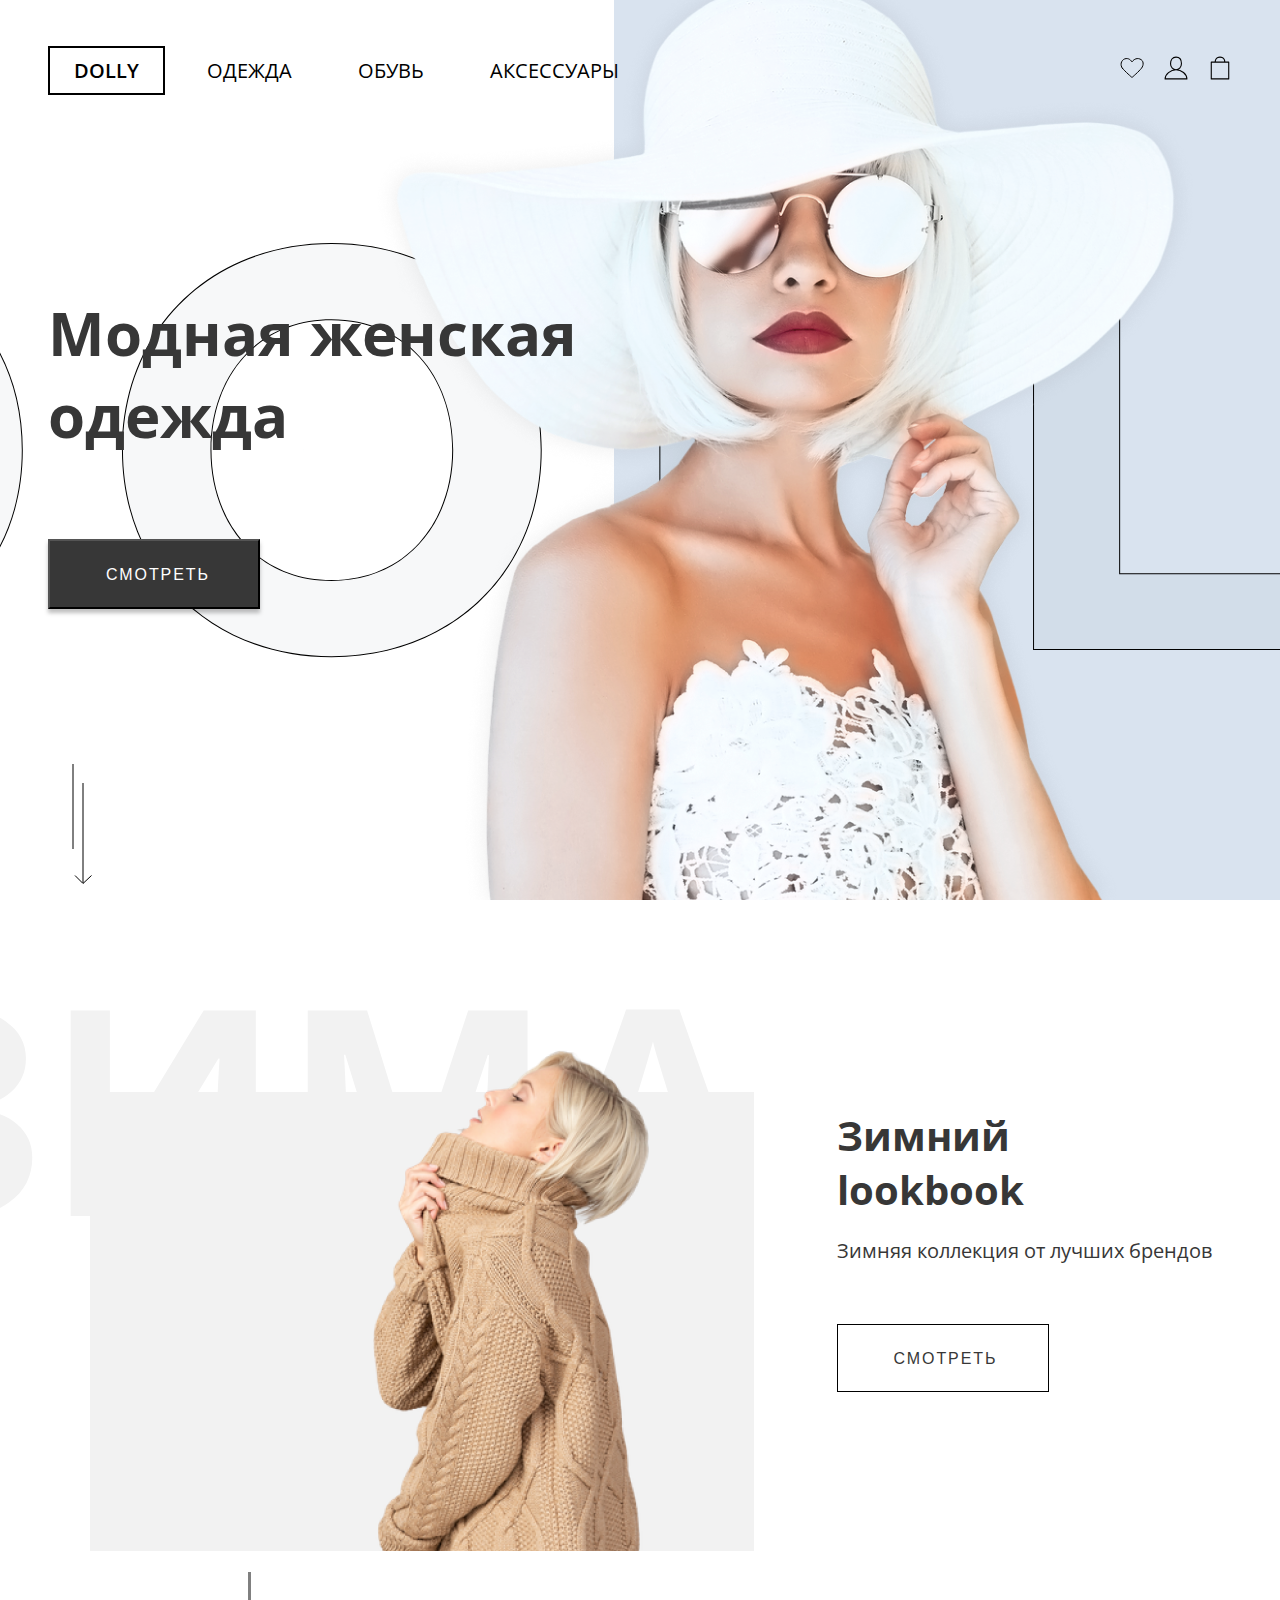
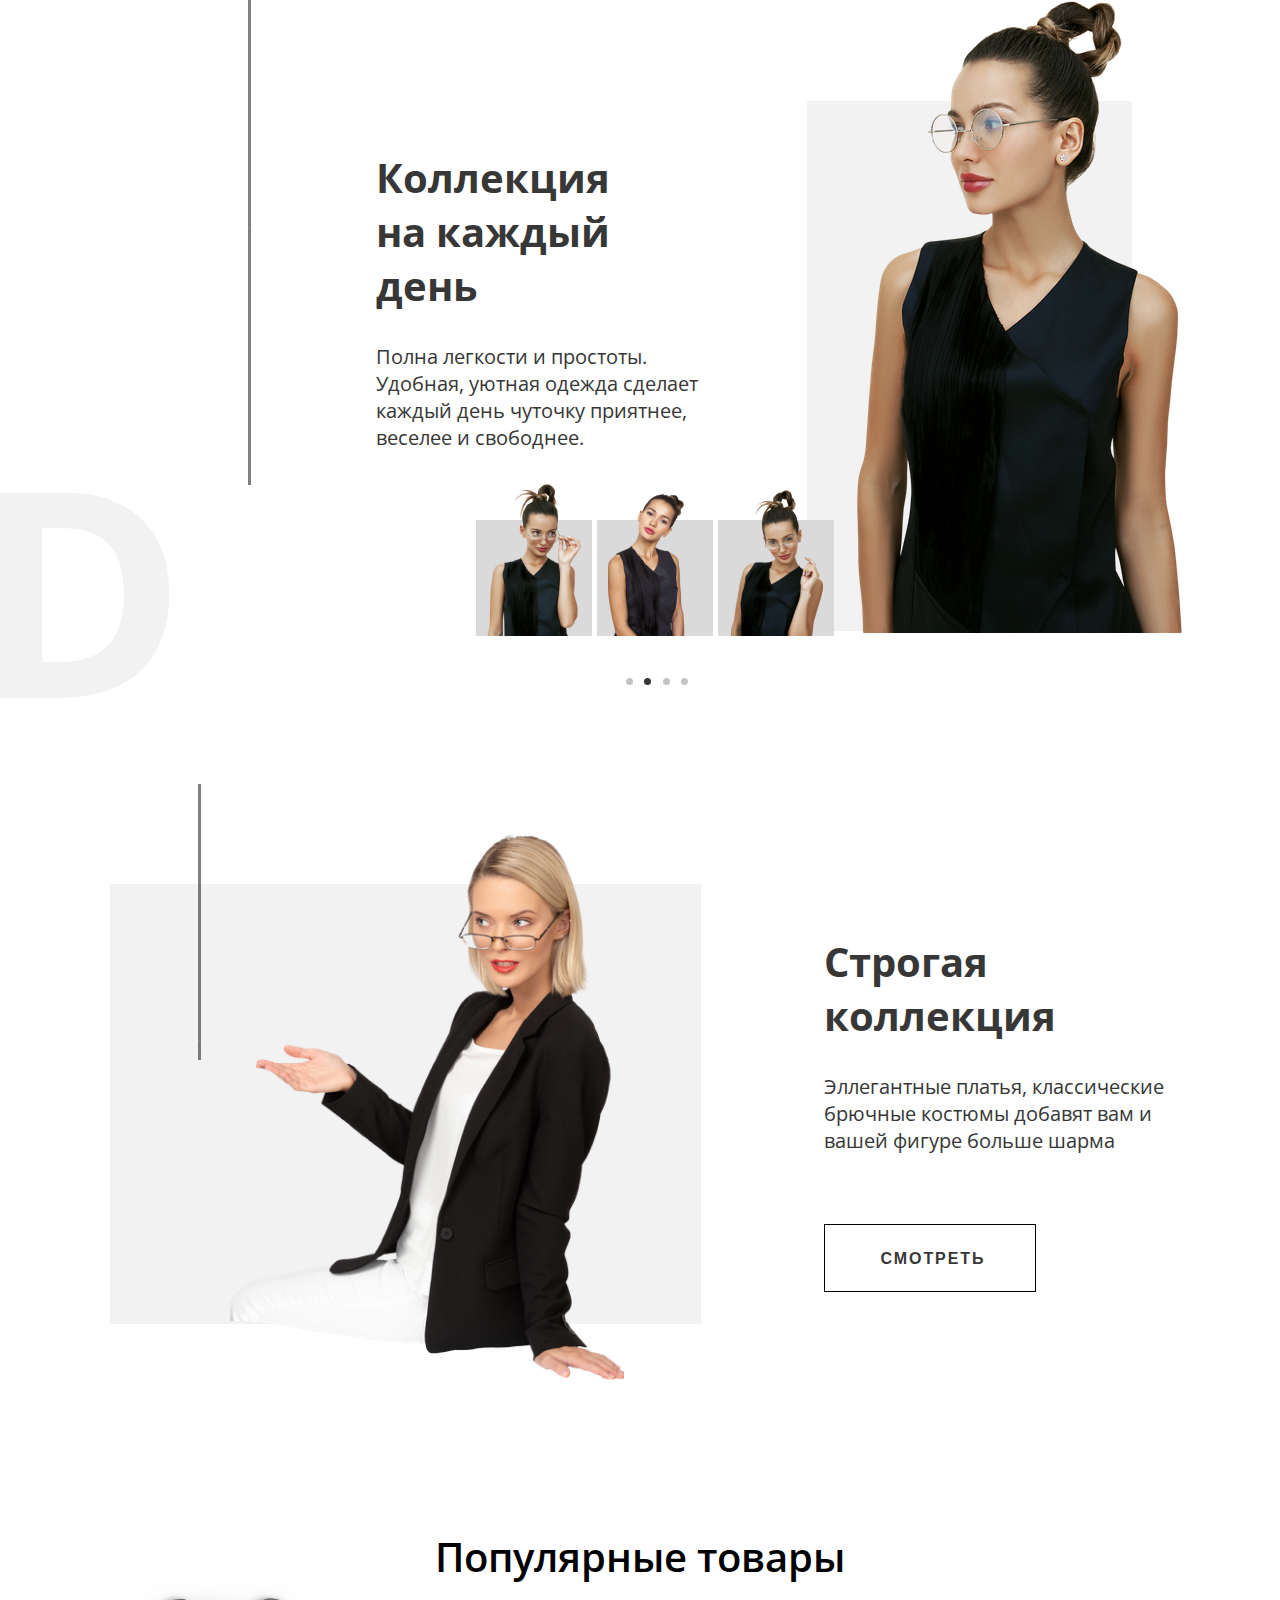
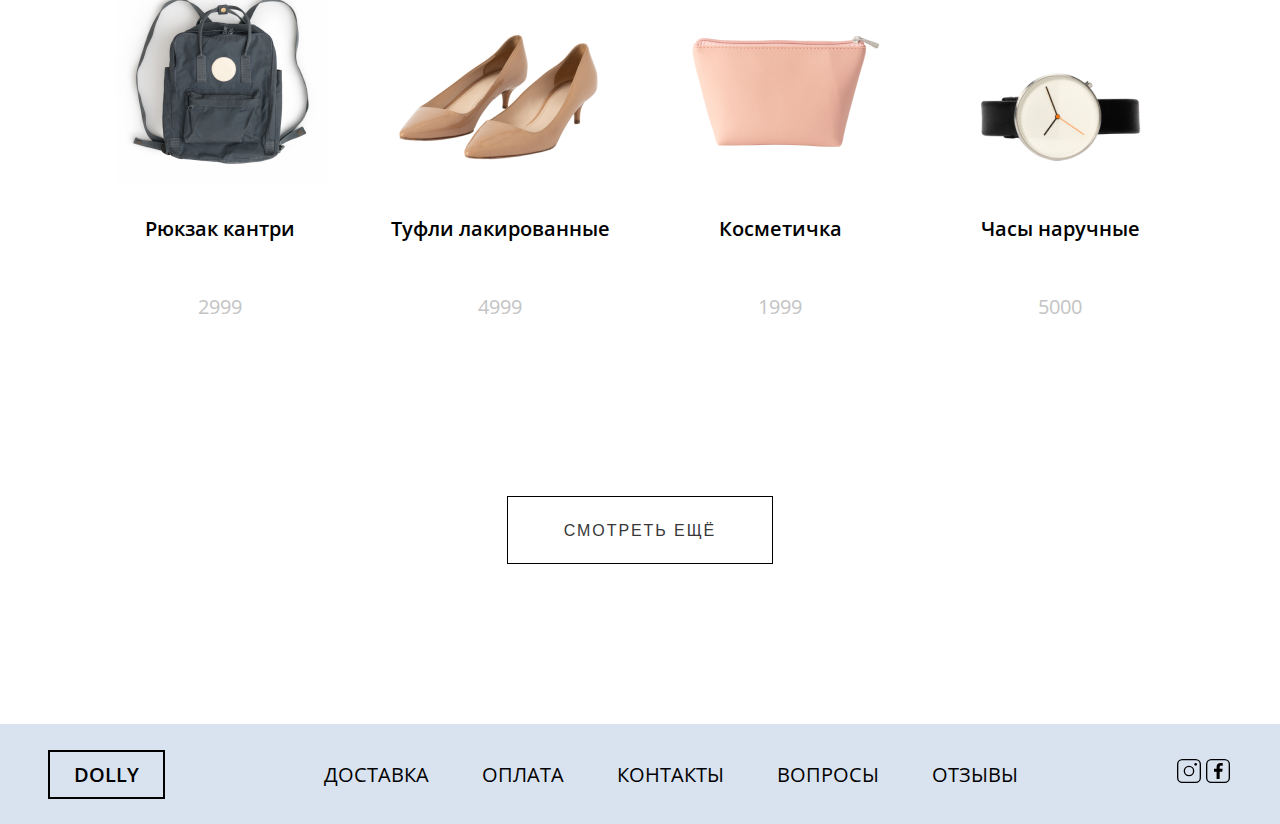
<file: index.html>
<!DOCTYPE html>
<html lang="ru">

<head>
  <meta charset="UTF-8">
  <meta name="viewport" content="width=device-width, initial-scale=1.0">
  <title>Модная женская одежда</title>
  <base href="https://maxpodivilov.github.io/clothing-shop/">
  <link rel="preconnect" href="https://fonts.googleapis.com">
  <link rel="preconnect" href="https://fonts.gstatic.com" crossorigin>
  <link href="https://fonts.googleapis.com/css2?family=Open+Sans&display=swap" rel="stylesheet">
  <style>
    * {
      box-sizing: border-box;
    }
    h1,
    h2,
    h3,
    h4,
    h5,
    h6 {
    color: inherit;
    font-size: 1em;
    line-height: inherit;
    margin: 0;
    padding: 0;
    vertical-align: baseline;
    }

    html {
      font-family: 'Open Sans', sans-serif;
      font-size: 20px;
    }

    body {
      margin: 0;
      padding: 0;
    }

    .content {
      width: 1184px;
      min-height: 100vh;
      margin: 0 auto;
      position: relative;
    }

    .header {
      display: flex;
      width: 1184px;
      height: 41px;
      margin-top: 50px;
      align-items: center;
      justify-content: space-between;
      position: absolute;
      z-index: 3;
    }

    .navigation {
      height: 100%;
    }

    .profile {
      height: 100%;
    }

    .link-list {
      list-style-type: none;
      margin: 0;
      padding: 0;
      display: flex;
      height: 100%;
      align-items: center;
      gap: 18px;
    }

    .icon-list {
      list-style-type: none;
      margin: 0;
      padding: 0;
      display: flex;
      height: 100%;
      align-items: center;
      gap: 20px;
    }

    .link {
      text-transform: uppercase;
      padding: 9px 24px;
      text-decoration: none;
      color: inherit;
    }

    .icon {
      width: 24px;
      height: 24px;
      display: inline-block;
    }
    .icon:hover,
    .icon:focus-visible {
      transform: scale(1.2);
    }

    .link:hover,
    .link:focus-visible {
      outline: none;
      text-decoration: underline;
    }

    .logo {
      font-weight: 600;
      border: 2px solid #000000;
      padding: 9px 24px;
    }

    .logo:hover,
    .logo:focus-visible {
      text-decoration: none;
      background-color: rgba(0, 0, 0, 0.1);
    }
    .button:hover,
    .button:focus-visible {
      text-decoration: none;
      background-color: rgba(105, 86, 86, 0.488);
      cursor: pointer;
    }
    .page {
      position: relative;
      width: 100%;
      height: 100vh;
      
    }
    .background {
      position: absolute;
      display: flex;
      align-items: center;
      justify-content: center;
      width: 100vw;
      height: 100%;
      top: 0;
      left: 50%;
      transform: translateX(-50%);      
      background:linear-gradient(90deg, transparent 0%, transparent 48%, #D9E3EF 48%, #D9E3EF 100%);
    }
    .body {
      width: 100%;
      height: 100%;
      z-index: 1;
      position: relative;
      background-image: url(assets/face.png) ;
      background-repeat: no-repeat;
      background-position: bottom -25px left 230px;
      display: flex;
      align-items: center;
    }
    .zag {
      position: absolute;
      width: 529px;
      font-weight: 700;
      font-size: 60px;
      line-height: 82px;
      color: #373737;
      display: flex;
      flex-direction: column;
      align-items: flex-start;
      row-gap: 60px;
      
    }
    .button {
      width: 212px;
      background: #373737;
      box-shadow: 0px 4px 4px rgba(0, 0, 0, 0.25);
      font-size: 16px;
      line-height: 22px;
      letter-spacing: 0.12em;
      color: #FFFFFF;
      padding: 23px 56px 21px 56px;
      text-transform: uppercase;
    }
    .strelki {
      position: absolute;
      bottom: 0px;
      z-index: 5;
    }
    .winter {
      position: absolute;
      display: flex;
      align-items: center;
      justify-content: left;
      width: 100%;
      height: 25%;
      transform: translateX(-15%); 
    }
    .bodywin{
      width: 100%;
      height: 80%;
      z-index: 1;
      position: relative;
      display: flex;
      align-items: center;
      justify-content: space-around;
      

    }
    .zagwinter{
      position: relative;
      width: 354px;
      font-weight: 600;
      font-size: 40px;
      line-height: 54px;
      color: #373737;
      display: flex;
      flex-direction: column;
      row-gap: 20px;  
      margin-bottom: 100px;  
    }
    .coll{
      width: 378px;
      font-weight: 400;
      font-size: 20px;
      line-height: 27px;
    
    }
    .win {
      margin-top: 40px;
      color: #373737;
      background: white;
      box-shadow: none;
      border: 1px solid #000000 ;
    }
    .page-win {
      position: relative;
      width: 100%;
      margin-top: 150px;
    }
    .block3{
      position: relative ;
      display: flex;
      justify-content: right;
    }
    .pal {
      position: absolute;
      width: 3px;
      height: 513px;
      background-image: url(assets/Vector2.svg);
      left: 200px;
      bottom: 200px;
      z-index: 2;
    }
    .d {
      position: absolute;
      background-image: url(assets/D.svg);
      background-repeat: no-repeat;
      width: 214px;
      height: 393px;
      left: -50px;
      bottom: -200px;
    }
    .zagblock3{
      position: relative;
      width: 331px;
      display: flex;
      flex-direction: column;
      font-weight: 600;
      font-size: 40px;
      line-height: 54px;
      color: #373737;
      row-gap: 30px;
      margin-top: 50px;
      margin-right: 100px;
    }
    .opblock3{
      font-weight: 400;
      font-size: 20px;
      line-height: 27px;
      color: #373737;

    }
    .face3 {
      position: relative;
      top: -100px;
      left: 50px; 
        }
    .fon3 {
      background-color: #F2F2F2;
      margin-right: 100px;
      height: 530px;
    }
    .block4 {
      position: relative;
      display: flex;
      justify-content: space-around;
      margin-top: 100px;
      
    }
    .zagblock4 {
      width: 347px;
      display: flex;
      flex-direction: column;
      align-items: flex-start;
      row-gap: 30px;
      font-weight: 600;
font-size: 40px;
line-height: 54px;
color: #373737;
margin-top: 100px;
    }
    .opblock4{
      font-weight: 400;
font-size: 20px;
line-height: 27px;
color: #373737;
    }
    .last {
      font-weight: 600;
font-size: 16px;
line-height: 22px;
letter-spacing: 0.12em;
    }
    .name{
    text-align: center;
    font-weight: 600;
    font-size: 40px;
    line-height: 54px;
    margin-left: auto;
    margin-right: auto;
    }
    .mag {
      display: flex;
      justify-content: center;
      column-gap: 60px;
    }
    .box {
      display: flex;
      flex-direction: column;
      align-items: center;
      row-gap: 11px;
    }
    .text {
      font-weight: 600;
      font-size: 20px;
      line-height: 27px;
      color: #000000;
    }
    .price {
      font-weight: 400;
      font-size: 20px;
      line-height: 27px;
      color: #C4C4C4;
    }
    .sale {
      width:fit-content;
    }
    .else {
      white-space: nowrap;
      text-align: center;
      margin: 0% auto;
      margin-top: 75px;
      width: auto;
      display: flex;
      margin-bottom: 160px;
    }
    .footer {
      position: relative;
      background: #D9E3EF;
    }
    .back {
      margin-left: 130px;
    }
    .fof {
     column-gap: 5px;
    }
  
    .ogr {
      display: flex;
      align-items: center;
      width: 1184px;
      min-height: 100px;
      margin: 0 auto;
    }
    .karus {
      position: relative;
      display: flex;
      column-gap: 5px;
      margin-left: 100px;
    }
    .spisok {
      width: 62px;
      margin-left: 250px; 
    }
    .pal-two {
      position: absolute;
      width: 3px;
      height: 276px;
      background-image: url(assets/Vector2.svg);
      left: 150px;
      bottom: 320px;
      z-index: 2;
    }
    .sale { visibility: hidden; }
   .box:hover .sale {
    visibility: visible;
    transition-delay: 0,5ms;
   }
  </style>
</head>

<body> 
  <main class="content">
    <header class="header">
      <nav class="navigation">
        <ul class="link-list">
          <h1><a href="index" class="link logo">Dolly</a></h1>
          <li><a href="katalog" class="link">Одежда</a></li>
          <li><a href="katalog" class="link">Обувь</a></li>
          <li><a href="katalog" class="link">Аксессуары</a></li>
        </ul>
      </nav>
      <div class="profile">
        <ul class="icon-list">
          <li><a href="#" class="icon"><img width="24" height="24" src="assets/heart.svg" /></a></li>
          <li><a href="#" class="icon"><img width="24" height="24" src="assets/profile.svg" /></a></li>
          <li><a href="#" class="icon"><img width="24" height="24" src="assets/bag.svg" /></a></li>
        </ul>
      </div>
    </header>
    <div class="page">
      <div class="background">
        <img src="assets/dolly.svg" alt="">
      </div>
      <div class="body">
        <div class="zag"><h2>Модная женская одежда</h2>
          <form action="katalog">
          <button class="link button" href="katalog">Смотреть</button>
          </form>
        </div>
      </div>
      <a class="link strelki" href="#block3"><img src="assets/strelka.svg" alt=""></a>
    </div>
    <div class="page-win">
      <div class="winter">
        <img src="assets/winter.svg" alt="">
      </div>
      <div class="bodywin">
        <img class="face2" src="assets/face2.png" alt="">
        <div class="zagwinter"><h3>Зимний lookbook</h3>
          <div class="coll">Зимняя коллекция от лучших брендов</div>
            <form action="katalog">
            <button class="link button win" href="katalog">Смотреть</button>
            </form>
        </div>
      </div>
    </div>
    <div class="page-win">
      <div class="block3" id="block3">
        <div class="pal"></div>
        <div class="d"></div>
        <div class="zagblock3"><h3>Коллекция<br>
          на каждый день</h3>
          <div class="opblock3">Полна легкости и простоты.
            Удобная, уютная одежда сделает
            каждый день чуточку приятнее,
            веселее и свободнее.</div>
          <div class="karus">
            <div class="foto"><img src="assets/1face.png"> </div>
            <div class="foto"><img src="assets/2face.png"> </div>
            <div class="foto"><img src="assets/3face.png"> </div>
          </div>
          <img src="assets/spisok.svg" class="spisok">
        </div>
        <div class="fon3"><img class="face3" src="assets/face3.png"></div>
      </div>
    </div>
    <div class="page-win">
      <div class="block4">
        <img class="face4" src="assets/face4.png">
        <div class="pal-two"></div>
        <div class="zagblock4"><h3>Строгая 
          коллекция</h3>
          <div class="opblock4">Эллегантные платья, классические 
            брючные костюмы добавят вам
            и вашей фигуре больше шарма</div>
          <form action="katalog">
          <button class="link button win last" href="katalog" >Смотреть</button>
          </form>
        </div>
      </div>
    </div>
    <div class="page-win"> 
      <h3 class="name">Популярные товары</h3>
      <div class="mag">
        <div class="box">
          <img src="assets/1.jpg">
          <p class="text">Рюкзак кантри</p>
          <p class="price">2999</p>
          <form action="shop">
            <button class="button link sale" href="shop">Купить</button>
            </form>
        </div>
        <div class="box">
          <img src="assets/2.jpg">
          <p class="text">Туфли лакированные</p>
          <p class="price">4999</p>
          <form action="shop">
            <button class="button link sale" href="shop">Купить</button>
            </form>
        </div>
        <div class="box">
          <img src="assets/3.jpg">
          <p class="text">Косметичка</p>
          <p class="price">1999</p>
          <form action="shop">
          <button class="button link sale" href="shop">Купить</button>
          </form>
        </div>
        <div class="box">
          <img src="assets/4.jpg">
          <p class="text">Часы наручные</p>
          <p class="price">5000</p>
          <form action="shop">
            <button class="button link sale" href="shop">Купить</button>
            </form>
        </div>
      </div>
      <form action="katalog">
      <button class="button win else" href="katalog">Смотреть ещё</button>
      </form>
    </div>
  </main>
  <footer class="footer">
    <nav class="navigation ogr">
      <ul class="link-list fof">
        <li><a href="index" class="link logo">Dolly</a></li>
        <li><a href="#" class="link back">Доставка</a></li>
        <li><a href="#" class="link">Оплата</a></li>
        <li><a href="#" class="link">Контакты</a></li>
        <li><a href="#" class="link">Вопросы</a></li>
        <li><a href="#" class="link">Отзывы</a></li>
        <li><a href="#" class="icon back"><img width="24" height="24" src="assets/insta.svg" /></a></li>
        <li><a href="#" class="icon"><img width="24" height="24" src="assets/facebook.svg" /></a></li>
      </ul>
    </div>
  </footer>
</body>

</html>
</file>
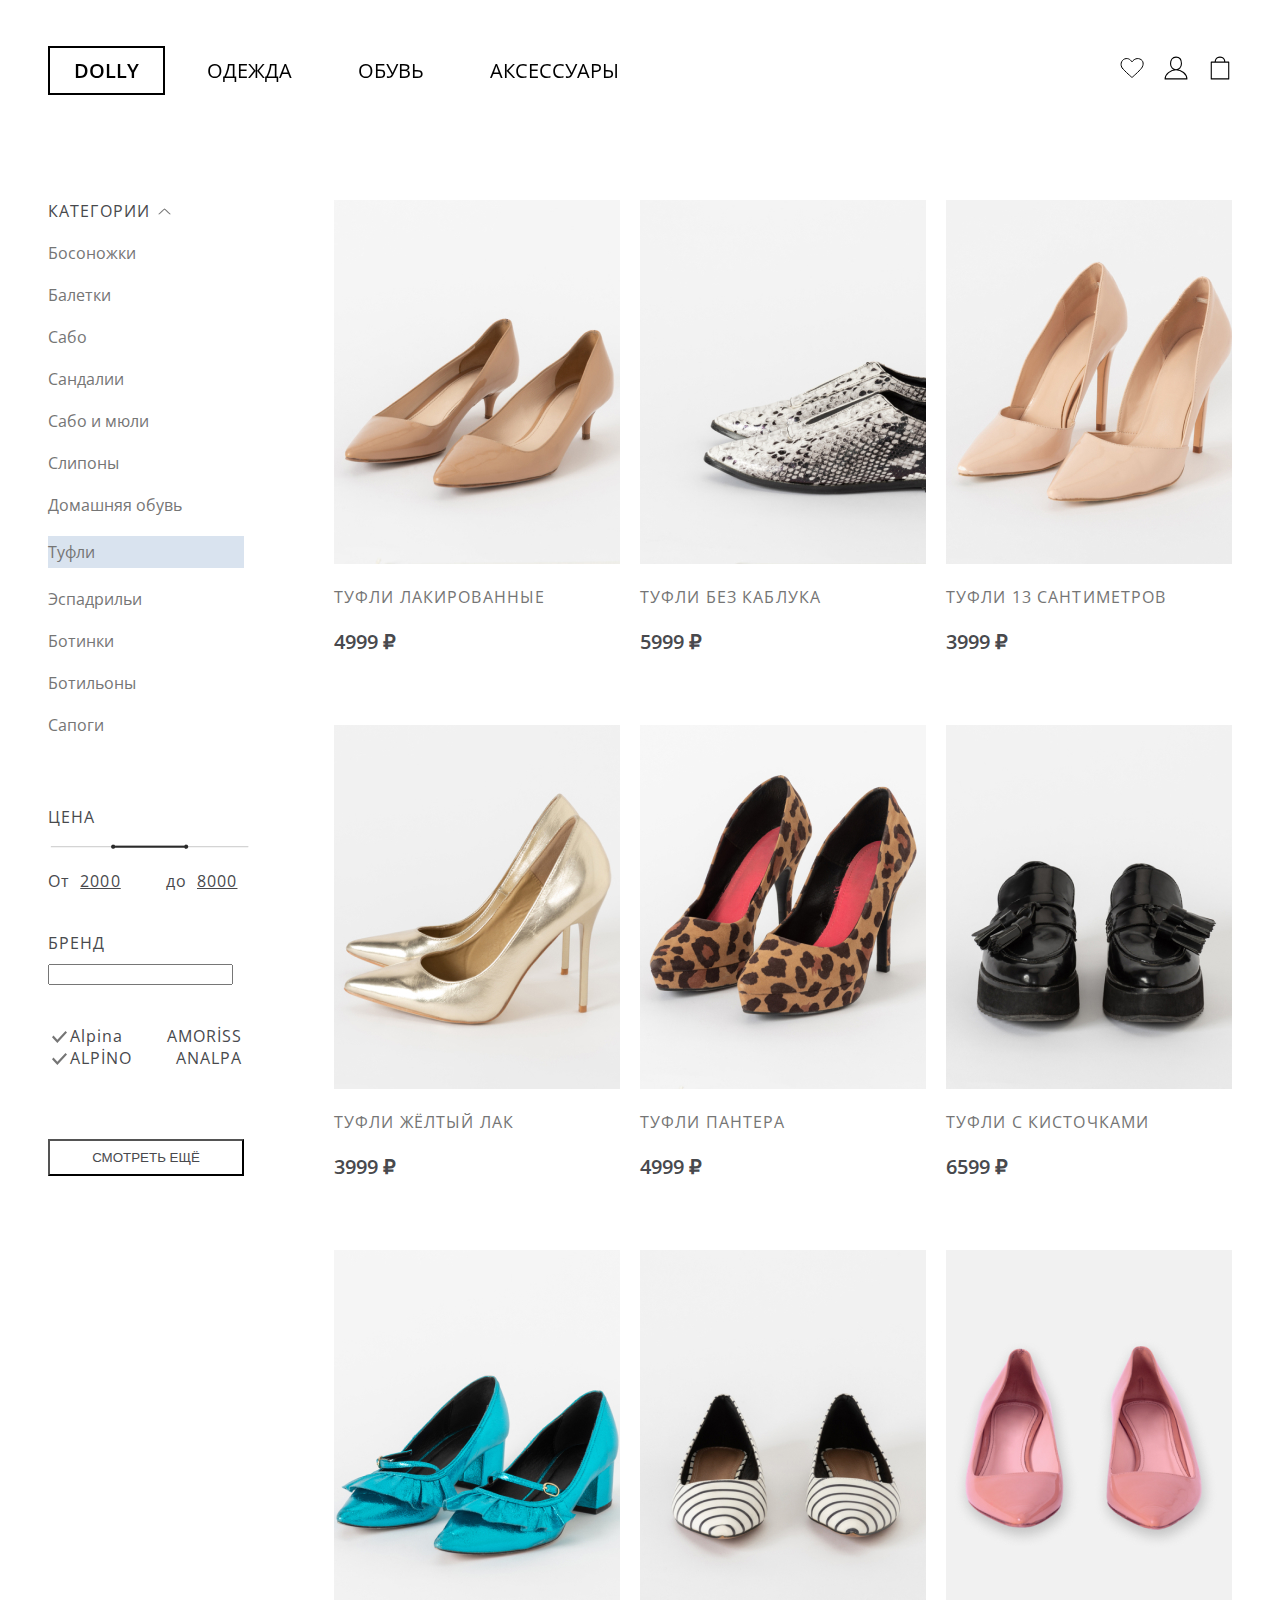
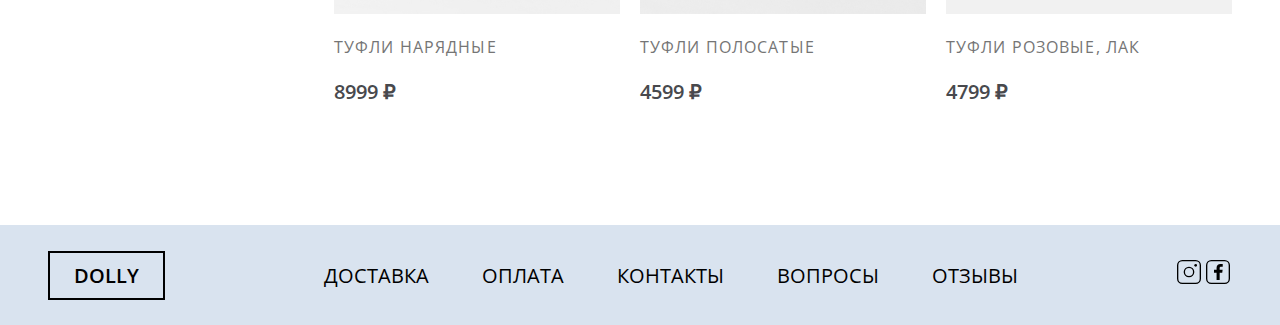
<file: page2.html>
<!DOCTYPE html>
<html lang="ru">

<head>
  <meta charset="UTF-8">
  <meta name="viewport" content="width=device-width, initial-scale=1.0">
  <title>Модная женская одежда</title>
  <link rel="preconnect" href="https://fonts.googleapis.com">
  <link rel="preconnect" href="https://fonts.gstatic.com" crossorigin>
  <link href="https://fonts.googleapis.com/css2?family=Open+Sans&display=swap" rel="stylesheet">
  <style>
    * {
      box-sizing: border-box;
    }

    html {
      font-family: 'Open Sans', sans-serif;
      font-size: 20px;
    }

    body {
      margin: 0;
      padding: 0;
    }

    .content {
      width: 1184px;
      min-height: 100vh;
      margin: 0 auto;
      position: relative;
    }

    .header {
      display: flex;
      width: 1184px;
      height: 41px;
      margin-top: 50px;
      align-items: center;
      justify-content: space-between;
      position: fixed;
      z-index: 3;
    }

    .navigation {
      height: 100%;
    }

    .profile {
      height: 100%;
    }

    .link-list {
      list-style-type: none;
      margin: 0;
      padding: 0;
      display: flex;
      height: 100%;
      align-items: center;
      gap: 18px;
    }

    .icon-list {
      list-style-type: none;
      margin: 0;
      padding: 0;
      display: flex;
      height: 100%;
      align-items: center;
      gap: 20px;
    }

    .link {
      font-weight: 0.8rem;
      text-transform: uppercase;
      padding: 9px 24px;
      text-decoration: none;
      color: inherit;
    }

    .icon {
      width: 24px;
      height: 24px;
      display: inline-block;
    }
    .icon:hover,
    .icon:focus-visible {
      transform: scale(1.2);
    }

    .link:hover,
    .link:focus-visible {
      outline: none;
      text-decoration: underline;
    }

    .logo {
      font-weight: 600;
      border: 2px solid #000000;
      padding: 9px 24px;
    }

    .logo:hover,
    .logo:focus-visible {
      text-decoration: none;
      background-color: rgba(0, 0, 0, 0.1);
    }
    .page {
      position: relative;
      width: 100%;
      height: 100%;
      padding-top: 200px;
      display: flex;
    }
    .katalog {
        position: relative;
        background-image: url(assets/katalogstrelka.png);
        background-repeat: no-repeat;
        background-position: 110px 8px;
    }
    .namelist {
        width: 196px;
        height: 100%;
        display: flex;
        flex-direction: column;
        row-gap: 20px;
        margin-right: 90px;
        font-weight: 400;
        font-size: 16px;
        line-height: 22px;
        letter-spacing: 0.07em;
        color: #48494D;
    }
    .name{
        color: #757575;
        letter-spacing: normal;
    }
    .selector{
        background: #D9E3EF;
        padding: 5px;
        padding-left: 0px;   
    }
    .tovarlist {
        display: flex;
        flex-wrap: wrap;
        column-gap: 20px;
        row-gap: 50px;
    }
    .tovarname {
        font-weight: 400;
        font-size: 16px;
        line-height: 22px;  
        letter-spacing: 0.07em;
        text-transform: uppercase;
        color: #757575;
    }
    .tovarprice {
        font-weight: 600;
        font-size: 20px;
        line-height: 27px;
        color: #48494D;
    }
    .kataprice {
        margin-top: 50px;
        margin-bottom: 20px;
        font-weight: 400;
        font-size: 16px;
        line-height: 22px;
        letter-spacing: 0.07em;
        color: #48494D;
    }
    .pricefilter {
        margin-top: 10px;
        margin-bottom: 10px;
    }
    u {
        margin-left: 10px;
        margin-right: 45px;
    }
    .brend{
        font-weight: 400;
        font-size: 16px;
        line-height: 22px;
        letter-spacing: 0.07em;
        color: #48494D;
        margin-bottom: 20px;
    }
    input {
        
        margin-top: 10px;
    }
    .spisokbrend {
        display: flex;
        justify-content: space-around;
        flex-wrap: wrap;
        align-items: center;
        column-gap: 40px;
        margin-left: 20px;
    }
    .gal {
        position: absolute;
        width: 15px;
        left: 4px;
        top: 853px;
    }
    .gal2 {
        position: absolute;
        width: 15px;
        left: 4px;
        top: 831px;
    }
    button {
        margin-top: 50px;
        background: white;
        }
    .footer {
      position: relative;
      margin-top: 100px;
      background: #D9E3EF;
    }
    .back {
      margin-left: 130px;
    }
    .fof {
     column-gap: 5px;
    }
    .ogr {
      display: flex;
      align-items: center;
      width: 1184px;
      min-height: 100px;
      margin: 0 auto;
    }
    </style>
</head>

<body> 
  <main class="content">
    <header class="header">
      <nav class="navigation">
        <ul class="link-list">
          <li><a href="index.html" class="link logo">Dolly</a></li>
          <li><a href="#" class="link">Одежда</a></li>
          <li><a href="#" class="link">Обувь</a></li>
          <li><a href="#" class="link">Аксессуары</a></li>
        </ul>
      </nav>
      <div class="profile">
        <ul class="icon-list">
          <li><a href="#" class="icon"><img width="24" height="24" src="assets/heart.svg" /></a></li>
          <li><a href="#" class="icon"><img width="24" height="24" src="assets/profile.svg" /></a></li>
          <li><a href="#" class="icon"><img width="24" height="24" src="assets/bag.svg" /></a></li>
        </ul>
      </div>
    </header>
    <div class="page">
        <div class="katalog">
            <div class="namelist">КАТЕГОРИИ
                <div class="name">Босоножки</div>
                <div class="name">Балетки</div>
                <div class="name">Сабо</div>
                <div class="name">Сандалии</div>
                <div class="name">Сабо и мюли</div>
                <div class="name">Слипоны</div>
                <div class="name">Домашняя обувь</div>
                <div class="name selector">Туфли</div>
                <div class="name">Эспадрильи</div>
                <div class="name">Ботинки</div>
                <div class="name">Ботильоны</div>
                <div class="name">Сапоги</div>
                <div class="kataprice"> ЦЕНА
                    <img class="pricefilter" src="assets/kataprice.PNG">
                    <div>От<u>2000</u>до<u>8000</u></div>
                </div>
                <div class="brend"> БРЕНД
                    <input>
                    </div>
                <div class="spisokbrend">
                    <div class="brendvib">Alpina</div>
                    <div class="brendvib">AMORİSS</div>
                    <div class="brendvib">ALPİNO</div>
                    <div class="brendvib">ANALPA</div>
                    <img class="gal" src="assets/Shape.svg">
                    <img class="gal2" src="assets/Shape.svg">
                </div>
                <button class="link" href="#">Смотреть ещё</button>
            </div>
        </div>
        <div class="tovarlist">
            <div class="tovar">
                <img class="tovarfoto" src="assets/shoes1.jpg">
                <p class="tovarname">туфли лакированные</p>
                <p class="tovarprice">4999 ₽</p>
            </div>
            <div class="tovar">
                <img class="tovarfoto" src="assets/shoes2.jpg"">
                <p class="tovarname">туфли без каблука</p>
                <p class="tovarprice">5999 ₽</p>
            </div>
            <div class="tovar">
                <img class="tovarfoto" src="assets/shoes3.jpg">
                <p class="tovarname">туфли 13 сантиметров</p>
                <p class="tovarprice">3999 ₽</p>
            </div>
            <div class="tovar">
                <img class="tovarfoto" src="assets/shoes4.jpg">
                <p class="tovarname">туфли жёлтый лак</p>
                <p class="tovarprice">3999 ₽</p>
            </div>
            <div class="tovar">
                <img class="tovarfoto" src="assets/shoes5.jpg">
                <p class="tovarname">туфли пантера</p>
                <p class="tovarprice">4999 ₽</p>
            </div>
            <div class="tovar">
                <img class="tovarfoto" src="assets/shoes6.jpg">
                <p class="tovarname">туфли с кисточками</p>
                <p class="tovarprice">6599 ₽</p>
            </div>
            <div class="tovar">
                <img class="tovarfoto" src="assets/shoes7.jpg">
                <p class="tovarname">туфли нарядные</p>
                <p class="tovarprice">8999 ₽</p>
            </div>
            <div class="tovar">
                <img class="tovarfoto" src="assets/shoes8.jpg">
                <p class="tovarname">туфли полосатые</p>
                <p class="tovarprice">4599 ₽</p>
            </div>
            <div class="tovar">
                <img class="tovarfoto" src="assets/shoes 9.jpg ">
                <p class="tovarname">туфли розовые, лак</p>
                <p class="tovarprice">4799 ₽</p>
            </div>
        </div>
    </div>
  </main>
  <footer class="footer">
    <nav class="navigation ogr">
      <ul class="link-list fof">
        <li><a href="/" class="link logo">Dolly</a></li>
        <li><a href="#" class="link back">Доставка</a></li>
        <li><a href="#" class="link">Оплата</a></li>
        <li><a href="#" class="link">Контакты</a></li>
        <li><a href="#" class="link">Вопросы</a></li>
        <li><a href="#" class="link">Отзывы</a></li>
        <li><a href="#" class="icon back"><img width="24" height="24" src="assets/insta.svg" /></a></li>
        <li><a href="#" class="icon"><img width="24" height="24" src="assets/facebook.svg" /></a></li>
      </ul>
    </div>
  </footer>
</body>

</html>
</file>
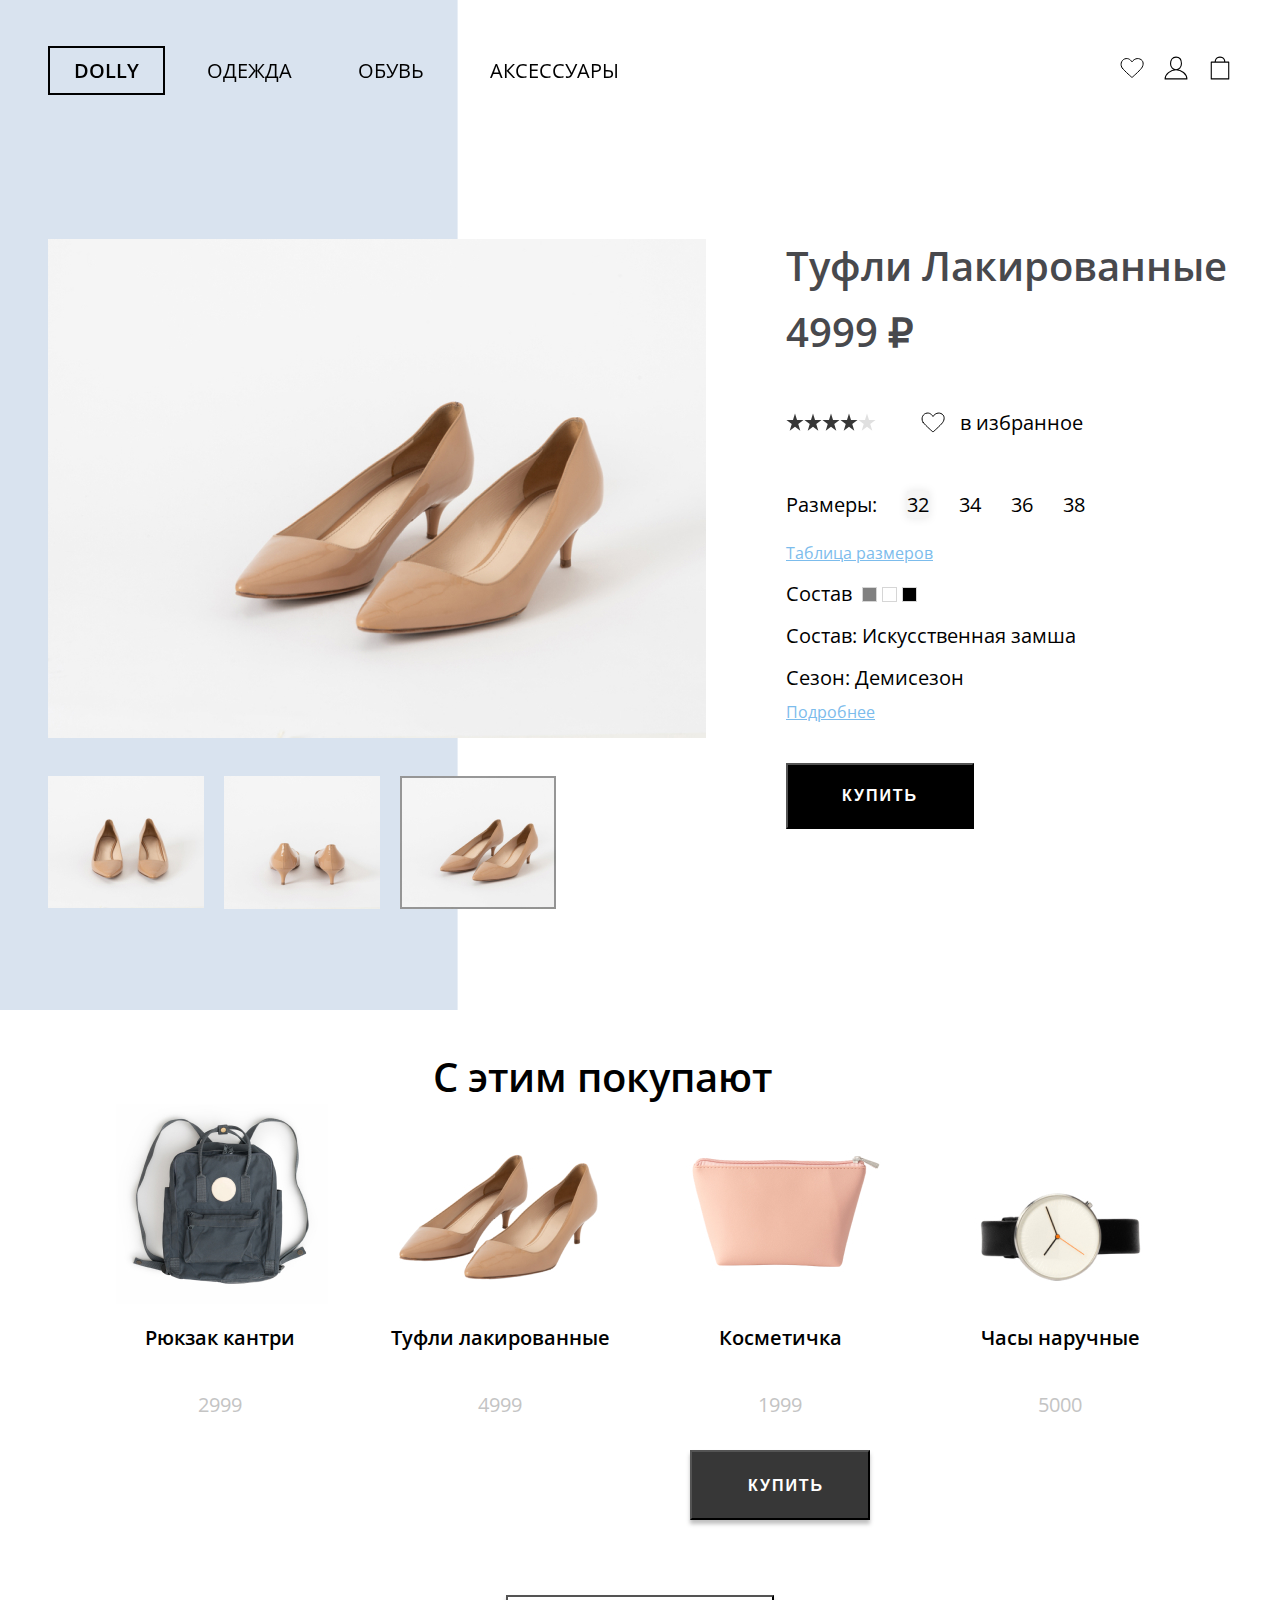
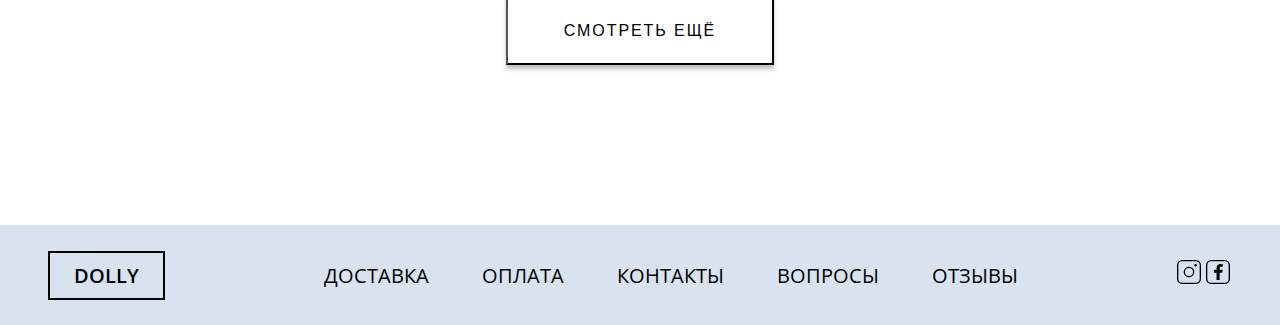
<file: page3.html>
<!DOCTYPE html>
<html lang="ru">

<head>
  <meta charset="UTF-8">
  <meta name="viewport" content="width=device-width, initial-scale=1.0">
  <title>Модная женская одежда</title>
  <link rel="preconnect" href="https://fonts.googleapis.com">
  <link rel="preconnect" href="https://fonts.gstatic.com" crossorigin>
  <link href="https://fonts.googleapis.com/css2?family=Open+Sans&display=swap" rel="stylesheet">
  <style>
    * {
      box-sizing: border-box;
    }

    html {
      font-family: 'Open Sans', sans-serif;
      font-size: 20px;
    }

    body {
      margin: 0;
      padding: 0;
    }

    .content {
      width: 1184px;
      min-height: 100vh;
      margin: 0 auto;
      position: relative;
    }

    .header {
      display: flex;
      width: 1184px;
      height: 41px;
      margin-top: 50px;
      align-items: center;
      justify-content: space-between;
      position: fixed;
      z-index: 3;
    }

    .navigation {
      height: 100%;
    }

    .profile {
      height: 100%;
    }

    .link-list {
      list-style-type: none;
      margin: 0;
      padding: 0;
      display: flex;
      height: 100%;
      align-items: center;
      gap: 18px;
    }

    .icon-list {
      list-style-type: none;
      margin: 0;
      padding: 0;
      display: flex;
      height: 100%;
      align-items: center;
      gap: 20px;
    }

    .link {
      font-weight: 0.8rem;
      text-transform: uppercase;
      padding: 9px 24px;
      text-decoration: none;
      color: inherit;
    }

    .icon {
      width: 24px;
      height: 24px;
      display: inline-block;
    }
    .icon:hover,
    .icon:focus-visible {
      transform: scale(1.2);
    }

    .link:hover,
    .link:focus-visible {
      outline: none;
      text-decoration: underline;
    }

    .logo {
      font-weight: 600;
      border: 2px solid #000000;
      padding: 9px 24px;
    }

    .logo:hover,
    .logo:focus-visible {
      text-decoration: none;
      background-color: rgba(0, 0, 0, 0.1);
    }
    .page {
      
      position: relative;
      width: 100%;
      height: 100vh;
      
    }
    .background2 {
      position: absolute;
      display: flex;
      align-items: center;
      justify-content: center;
      width: 100vw;
      height: 1010px;
      top: 0;
      left: 0;
      transform: translateX(-68%);      
      background:linear-gradient(90deg, transparent 0%, transparent 48%, #D9E3EF 48%, #D9E3EF 100%);
    }
    
    .footer {
      position: relative;
      background: #D9E3EF;
    }
    .back {
      margin-left: 130px;
    }
    .fof {
     column-gap: 5px;
    }
  
    .ogr {
      display: flex;
      align-items: center;
      width: 1184px;
      min-height: 100px;
      margin: 0 auto;
    }
    .karus {
      position: relative;
      display: flex;
      column-gap: 5px;
      margin-left: 100px;
    }
    .spisok {
      width: 62px;
      margin-left: 250px; 
    }
    .pal-two {
      position: absolute;
      width: 3px;
      height: 276px;
      background-image: url(assets/Vector2.svg);
      left: 150px;
      bottom: 320px;
      z-index: 2;
    }
    .salepage {
        position: relative;
        top: 239px;
        display: flex;
        justify-content: left;
        column-gap: 80px;
    }
    .photospisok {
        display: flex;
        column-gap: 20px;
        margin-top: 32px;
    }
    .zagsale {
        font-weight: 600;
        font-size: 40px;
        line-height: 54px;
        text-transform: capitalize;
        color: #48494D;
    }
    .spisokop {
        display: flex;
        flex-direction: column;
        
    }
    .sale {
        font-weight: 600;
        font-size: 40px;
        line-height: 54px;
        color: #48494D;
        margin-top: 12px;
    }
   .reiting {
    margin-top: 30px;
    display: flex;
   }
   .like {
    margin-left: 45px;
    margin-right: 15px;
   }
   .sizelist {
    display: flex;
    column-gap: 30px;
    margin-top: 15px;
   }
   .size32 {
    background: #f5f5f5;
    box-shadow: 0px 0px 10px rgba(0, 0, 0, 0.1);
   }
   .table {
    color: #7CBCEC;
    font-weight: 400;
    font-size: 16px;
    line-height: 22px;
   }
   .colorlist {
    margin-top: 15px;
    display: flex;
   }
   .color {
    position: relative;
    top: 7px;
    left: 5px;
    width: 15px;
    height: 15px;
   }
   .grey {
    margin-left: 5px;
    background: grey;
    border: 1px solid #D6D6D6;
   }
   .black {
    margin-left: 5px;
    background: black;
    border: 1px solid #D6D6D6;
   }
   .white {
    margin-left: 5px;
    background: white;
    border: 1px solid #D6D6D6;
   }
   .opis {
    margin-top: 15px;
   }
   .pod {
    margin-top: 10px;
   }
   .buttonbuy {
    margin-top: 40px;
    width: 188px;
    height: 66px;
    background: black;
    color: white;
    font-weight: 700;
    font-size: 16px;
    line-height: 22px;
    letter-spacing: 0.12em;
    text-transform: uppercase;    
}
.name{
    width: 415px;
    font-weight: 600;
    font-size: 40px;
    line-height: 54px;
    margin-left: auto;
    margin-right: auto;
    }
    .page-win {
      position: relative;
      width: 100%;
      margin-top: 150px;
    }
    .mag {
      display: flex;
      justify-content: center;
      column-gap: 60px;
    }
    .box {
      display: flex;
      flex-direction: column;
      align-items: center;
      row-gap: 0px;
    }
    .button {
      width: 212px;
      background: #373737;
      box-shadow: 0px 4px 4px rgba(0, 0, 0, 0.25);
      font-size: 16px;
      line-height: 22px;
      letter-spacing: 0.12em;
      color: #FFFFFF;
      padding: 23px 56px 21px 56px;
      text-transform: uppercase;
    }
    .text {
      font-weight: 600;
      font-size: 20px;
      line-height: 27px;
      color: #000000;
    }
    .price {
      font-weight: 400;
      font-size: 20px;
      line-height: 27px;
      color: #C4C4C4;
    }
    .sale {
      width: 180px;
    }
    .else {
      white-space: nowrap;
      text-align: center;
      margin: 0% auto;
      margin-top: 75px;
      width: auto;
      display: flex;
      margin-bottom: 160px;
      background: white;
      color: black;
    }
  </style>
</head>

<body> 
  <main class="content">
    <header class="header">
      <nav class="navigation">
        <ul class="link-list">
          <li><a href="index.html" class="link logo">Dolly</a></li>
          <li><a href="#" class="link">Одежда</a></li>
          <li><a href="page2.html" class="link">Обувь</a></li>
          <li><a href="#" class="link">Аксессуары</a></li>
        </ul>
      </nav>
      <div class="profile">
        <ul class="icon-list">
          <li><a href="#" class="icon"><img width="24" height="24" src="assets/heart.svg" /></a></li>
          <li><a href="#" class="icon"><img width="24" height="24" src="assets/profile.svg" /></a></li>
          <li><a href="#" class="icon"><img width="24" height="24" src="assets/bag.svg" /></a></li>
        </ul>
      </div>
    </header>
    <div class="page">
        <div class="background2"></div>
        <div class="salepage">
            <div class="photobig">
                <img src="assets/glavshoes.jpg" alt="">
                <div class="photospisok">
                    <div class="photo"><img src="assets/shoes11.jpg" alt=""></div>
                    <div class="photo"><img src="assets/shoes12.jpg" alt=""></div>
                    <div class="photo"><img src="assets/shoes13.jpg" alt=""></div>
                </div>
            </div>
            <div class="spisokop">
                <div class="zagsale">Туфли Лакированные</div>
                <div class="sale">4999 ₽</div>
                <div class="reiting">
                    <img src="assets/Star.svg" alt="">
                    <img src="assets/Star.svg" alt="">
                    <img src="assets/Star.svg" alt="">
                    <img src="assets/Star.svg" alt="">
                    <img src="assets/Star2.svg" class="fivestar" alt="">
                    <img src="assets/heart.svg" class="like" alt="">
                    <p>в избранное</p>
                </div>
                <div class="sizelist">
                    <p>Размеры:</p>
                    <p class="size32">32</p>
                    <p class="size34">34</p>
                    <p class="size36">36</p>
                    <p class="size38">38</p>
                </div>
                <div><a href="#" class="table">Таблица размеров</a></div>
                <div class="colorlist">
                    <div>Состав</div>
                    <div class="color grey"></div>
                    <div class="color white"></div>
                    <div class="color black"></div>
                </div>
                <div class="opis">Состав: Искусственная замша</div>
                <div class="opis">Сезон: Демисезон</div>
                <a class="table pod" href="#">Подробнее</a>
                <button class="buttonbuy">Купить</button>
            </div>
        </div>
    </div>
    <div class="page-win"> 
        <div class="name">С этим покупают</div>
        <div class="mag">
          <div class="box">
            <img src="assets/1.jpg">
            <p class="text">Рюкзак кантри</p>
            <p class="price">2999</p>
          </div>
          <div class="box">
            <img src="assets/2.jpg">
            <p class="text">Туфли лакированные</p>
            <p class="price">4999</p>
          </div>
          <div class="box">
            <img src="assets/3.jpg">
            <p class="text">Косметичка</p>
            <p class="price">1999</p>
            <button class="button link sale">Купить</button>
          </div>
          <div class="box">
            <img src="assets/4.jpg">
            <p class="text">Часы наручные</p>
            <p class="price">5000</p>
          </div>
        </div>
        <button class="link button win else">Смотреть ещё</button>
      </div>
    </main>
    <footer class="footer">
      <nav class="navigation ogr">
        <ul class="link-list fof">
          <li><a href="/" class="link logo">Dolly</a></li>
          <li><a href="#" class="link back">Доставка</a></li>
          <li><a href="#" class="link">Оплата</a></li>
          <li><a href="#" class="link">Контакты</a></li>
          <li><a href="#" class="link">Вопросы</a></li>
          <li><a href="#" class="link">Отзывы</a></li>
          <li><a href="#" class="icon back"><img width="24" height="24" src="assets/insta.svg" /></a></li>
          <li><a href="#" class="icon"><img width="24" height="24" src="assets/facebook.svg" /></a></li>
        </ul>
      </div>
    </footer>
  </body>
  
  </html>
</file>
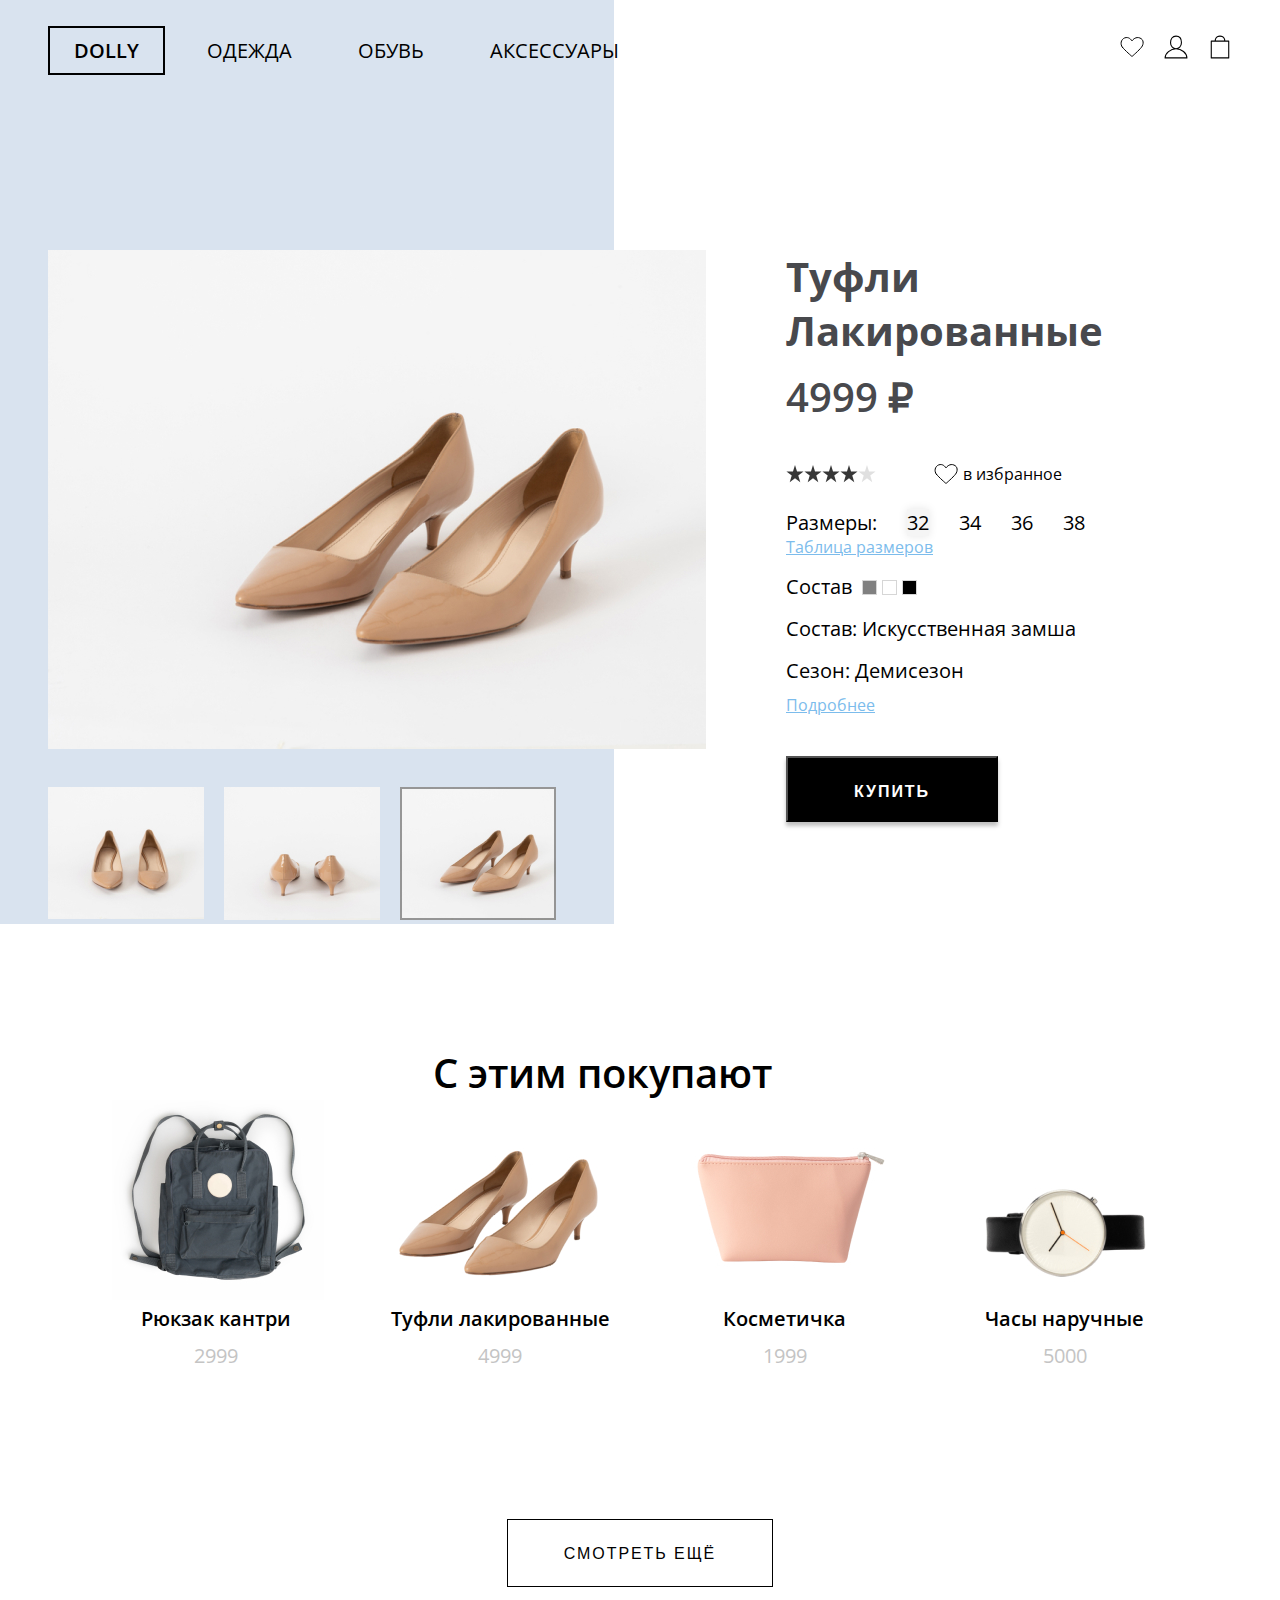
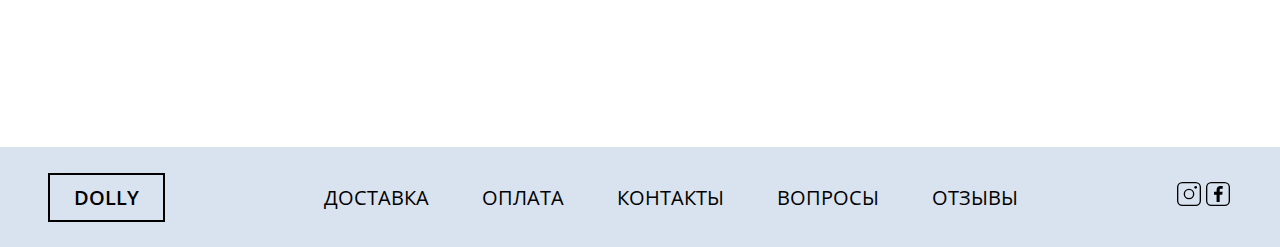
<file: shop.html>
<!DOCTYPE html>
<html lang="ru">

<head>
  <meta charset="UTF-8">
  <meta name="viewport" content="width=device-width, initial-scale=1.0">
  <title>Модная женская одежда</title>
  <base href="https://maxpodivilov.github.io/clothing-shop/">
  <link rel="preconnect" href="https://fonts.googleapis.com">
  <link rel="preconnect" href="https://fonts.gstatic.com" crossorigin>
  <link href="https://fonts.googleapis.com/css2?family=Open+Sans&display=swap" rel="stylesheet">
  <style>
    * {
      box-sizing: border-box;
    }
    h1,
    h2,
    h3,
    h4,
    h5,
    h6 {
    color: inherit;
    font-size: 1em;
    line-height: inherit;
    margin: 0;
    padding: 0;
    vertical-align: baseline;
    }

    html {
      font-family: 'Open Sans', sans-serif;
      font-size: 20px;
    }

    body {
      position: relative;
      width: 100%;
      height: 100%;
      margin: 0;
      padding: 0;
    }

    .content {
      max-width: 1184px;
      min-height: 100vh;
      margin: 0 auto;
      position: relative;
    }

    .header {
      display: flex;
      width: 1184px;
      height: 41px;
      align-items: center;
      justify-content: space-between;
      position: relative;
      z-index: 3;
      margin: 0 auto;
      padding-top: 50px;
    }

    .navigation {
      height: 100%;
    }

    .profile {
      height: 100%;
    }

    .link-list {
      list-style-type: none;
      margin: 0;
      padding: 0;
      display: flex;
      height: 100%;
      align-items: center;
      gap: 18px;
    }

    .icon-list {
      list-style-type: none;
      margin: 0;
      padding: 0;
      display: flex;
      height: 100%;
      align-items: center;
      gap: 20px;
    }

    .link {
      text-transform: uppercase;
      padding: 9px 24px;
      text-decoration: none;
      color: inherit;
    }

    .icon {
      width: 24px;
      height: 24px;
      display: inline-block;
    }
    .icon:hover,
    .icon:focus-visible {
      transform: scale(1.2);
    }

    .link:hover,
    .link:focus-visible {
      outline: none;
      text-decoration: underline;
    }

    .logo {
      font-weight: 600;
      border: 2px solid #000000;
      padding: 9px 24px;
    }

    .logo:hover,
    .logo:focus-visible {
      text-decoration: none;
      background-color: rgba(0, 0, 0, 0.1);
    }
    .page {
      
      position: relative;
      width: 100%;
      min-height: 1000px;
     
      
    }
    .background2 {
      position: absolute;
      display: flex;
      align-items: center;
      justify-content: center;
      width: 100vw;
      height: 50%;
      top: 0;
      left: 50%; 
      transform: translateX(-50%); 
      background:linear-gradient(90deg, #D9E3EF 0%, #D9E3EF 48%, transparent 48%, transparent 100%);
    }
    
    .footer {
      position: relative;
      background: #D9E3EF;
    }
    .back {
      margin-left: 130px;
    }
    .fof {
     column-gap: 5px;
    }
  
    .ogr {
      display: flex;
      align-items: center;
      width: 1184px;
      min-height: 100px;
      margin: 0 auto;
    }
    .karus {
      position: relative;
      display: flex;
      column-gap: 5px;
      margin-left: 100px;
    }
    .spisok {
      width: 62px;
      margin-left: 250px; 
    }
    .pal-two {
      position: absolute;
      width: 3px;
      height: 276px;
      background-image: url(assets/Vector2.svg);
      left: 150px;
      bottom: 320px;
      z-index: 2;
    }
    .salepage {
        position: relative;
        width: 1184px;
        padding-top: 200px;
        display: flex;
        justify-content: left;
        column-gap: 80px;
        margin: 0 auto;
       
    }
    .photospisok {
        display: flex;
        column-gap: 20px;
        margin-top: 32px;
    }
    .zagsale {
        font-weight: 600;
        font-size: 40px;
        line-height: 54px;
        text-transform: capitalize;
        color: #48494D;
    }
    .spisokop {
        display: flex;
        flex-direction: column;
        
    }
    .sales {
        font-weight: 600;
        font-size: 40px;
        line-height: 54px;
        color: #48494D;
        margin-top: 12px;
    }
   .reiting {
    margin-top: 30px;
    display: flex;
   }
   .like {
    margin-left: 34px;
    
   }
   .sizelist {
    display: flex;
    column-gap: 30px;
    margin-top: 15px;
   }
   .size32 {
    background: #f5f5f5;
    box-shadow: 0px 0px 10px rgba(0, 0, 0, 0.1);
   }
   .table {
    color: #7CBCEC;
    font-weight: 400;
    font-size: 16px;
    line-height: 22px;
   }
   .colorlist {
    margin-top: 15px;
    display: flex;
   }
   .color {
    position: relative;
    top: 7px;
    left: 5px;
    width: 15px;
    height: 15px;
   }
   .grey {
    margin-left: 5px;
    background: grey;
    border: 1px solid #D6D6D6;
   }
   .black {
    margin-left: 5px;
    background: black;
    border: 1px solid #D6D6D6;
   }
   .white {
    margin-left: 5px;
    background: white;
    border: 1px solid #D6D6D6;
   }
   .opis {
    margin-top: 15px;
   }
   .pod {
    margin-top: 10px;
   }
   .buttonbuy {
    margin-top: 40px;
    width: 188px;
    height: 66px;
    background: black;
    color: white;
    font-weight: 700;
    font-size: 16px;
    line-height: 22px;
    letter-spacing: 0.12em;
    text-transform: uppercase;    
}
.name{
    width: 415px;
    font-weight: 600;
    font-size: 40px;
    line-height: 54px;
    margin-left: auto;
    margin-right: auto;
    }
    .page-win {
      position: relative;
      width: 100%;
      margin-top: 120px;
    }
    .win {
      margin-top: 40px;
      color: #373737;
      background: white;
      box-shadow: none;
      border: 1px solid #000000 ;
    }
    .mag {
      display: flex;
      justify-content: center;
      column-gap: 60px;
    }
    .box {
      display: flex;
      flex-direction: column;
      align-items: center;
      row-gap: 0px;
    }
    .button {
      width: 212px;
      box-shadow: 0px 4px 4px rgba(0, 0, 0, 0.25);
      font-size: 16px;
      line-height: 22px;
      letter-spacing: 0.12em;
      color: #FFFFFF;
      padding: 23px 56px 21px 56px;
      text-transform: uppercase;
    }
    .text {
      font-weight: 600;
      font-size: 20px;
      line-height: 27px;
      color: #000000;
    }
    .price {
      font-weight: 400;
      font-size: 20px;
      line-height: 27px;
      color: #C4C4C4;
    }
    .sales {
      width: 180px;
    }
    
    .button:hover,
    .button:focus-visible {
      text-decoration: none;
      background-color: rgba(105, 86, 86, 0.488);
      cursor: pointer;
    }
    .sale { visibility: hidden; }
   .box:hover .sale {
    visibility: visible;
    transition-delay: 0,5ms;
   }
   .favorite {
    margin: 0px;
    padding: 0px;
    font-size: 16px;
    text-transform: none;
   }
   .else {
      white-space: nowrap;
      text-align: center;
      margin: 0% auto;
      margin-top: 75px;
      width: auto;
      display: flex;
      margin-bottom: 160px;
      background: white;
      color: black;
      box-shadow: none;
      
    }
   ul,
   li{
    list-style-type:none;
    margin: 0px;
    padding: 0px;
   }
   .fav {
    display: flex;
    column-gap: 5px;
   }
   p {
    margin: 5px;
   }
  </style>
</head>

<body> 
    <header class="header">
      <nav class="navigation">
        <ul class="link-list">
          <h1><a href="index" class="link logo">Dolly</a></h1>
          <li><a href="katalog" class="link">Одежда</a></li>
          <li><a href="katalog" class="link">Обувь</a></li>
          <li><a href="katalog" class="link">Аксессуары</a></li>
        </ul>
      </nav>
      <div class="profile">
        <ul class="icon-list">
          <li><a href="#" class="icon"><img width="24" height="24" src="assets/heart.svg" /></a></li>
          <li><a href="#" class="icon"><img width="24" height="24" src="assets/profile.svg" /></a></li>
          <li><a href="#" class="icon"><img width="24" height="24" src="assets/bag.svg" /></a></li>
        </ul>
      </div>
    </header>
    
        <div class="background2"></div>
        <div class="salepage">
            <div class="photobig">
                <img src="assets/glavshoes.jpg" alt="">
                <div class="photospisok">
                    <div class="photo"><img src="assets/shoes11.jpg" alt=""></div>
                    <div class="photo"><img src="assets/shoes12.jpg" alt=""></div>
                    <div class="photo"><img src="assets/shoes13.jpg" alt=""></div>
                </div>
            </div>
            <div class="spisokop">
                <div class="zagsale"><h2>Туфли Лакированные</h2></div>
                <div class="sales">4999 ₽</div>
                <div class="reiting">
                    <img src="assets/Star.svg" alt="">
                    <img src="assets/Star.svg" alt="">
                    <img src="assets/Star.svg" alt="">
                    <img src="assets/Star.svg" alt="">
                    <img src="assets/Star2.svg" class="fivestar" alt="">
                    <a class="link fav" href="#">
                        <img src="assets/heart.svg" class="like" alt="">
                        <p class="favorite">в избранное</p>
                    </a>
                </div>
                <ul class="sizelist">
                    <li>Размеры:</li>
                    <li class="size32">32</li>
                    <li class="size34">34</li>
                    <li class="size36">36</li>
                    <li class="size38">38</li>
                </ul>
                <a href="#" class="table">Таблица размеров</a>
                <ul class="colorlist">
                    <li>Состав</li>
                    <li class="color grey"></li>
                    <li class="color white"></li>
                    <li class="color black"></li>
                </ul>
                <div class="opis">Состав: Искусственная замша</div>
                <div class="opis">Сезон: Демисезон</div>
                <a class="table pod" href="#">Подробнее</a>
                <form action="shop">
                <button class="buttonbuy button link">Купить</button>
                </form>
            </div>
        </div>
    </div>
    <div class="page-win"> 
        <div class="name">С этим покупают</div>
        <div class="mag">
          <div class="box">
            <img src="assets/1.jpg">
            <p class="text">Рюкзак кантри</p>
            <p class="price">2999</p>
            <form action="shop">
              <button class="button link sale" href="shop">Купить</button>
            </form>
          </div>
          <div class="box">
            <img src="assets/2.jpg">
            <p class="text">Туфли лакированные</p>
            <p class="price">4999</p>
            <form action="shop">
              <button class="button link sale" href="shop">Купить</button>
            </form>
          </div>
          <div class="box">
            <img src="assets/3.jpg">
            <p class="text">Косметичка</p>
            <p class="price">1999</p>
            <form action="shop">
              <button class="button link sale" href="shop">Купить</button>
            </form>
          </div>
          <div class="box">
            <img src="assets/4.jpg">
            <p class="text">Часы наручные</p>
            <p class="price">5000</p>
            <form action="shop">
              <button class="button link sale" href="shop">Купить</button>
            </form>
          </div>
        </div>
        <form action="katalog">
          <button class="button win else" href="katalog">Смотреть ещё</button>
        </form>
      </div>
    <footer class="footer">
      <nav class="navigation ogr">
        <ul class="link-list fof">
          <li><a href="/" class="link logo">Dolly</a></li>
          <li><a href="#" class="link back">Доставка</a></li>
          <li><a href="#" class="link">Оплата</a></li>
          <li><a href="#" class="link">Контакты</a></li>
          <li><a href="#" class="link">Вопросы</a></li>
          <li><a href="#" class="link">Отзывы</a></li>
          <li><a href="#" class="icon back"><img width="24" height="24" src="assets/insta.svg" /></a></li>
          <li><a href="#" class="icon"><img width="24" height="24" src="assets/facebook.svg" /></a></li>
        </ul>
      </div>
    </footer>
  </body>
  
  </html>
</file>
